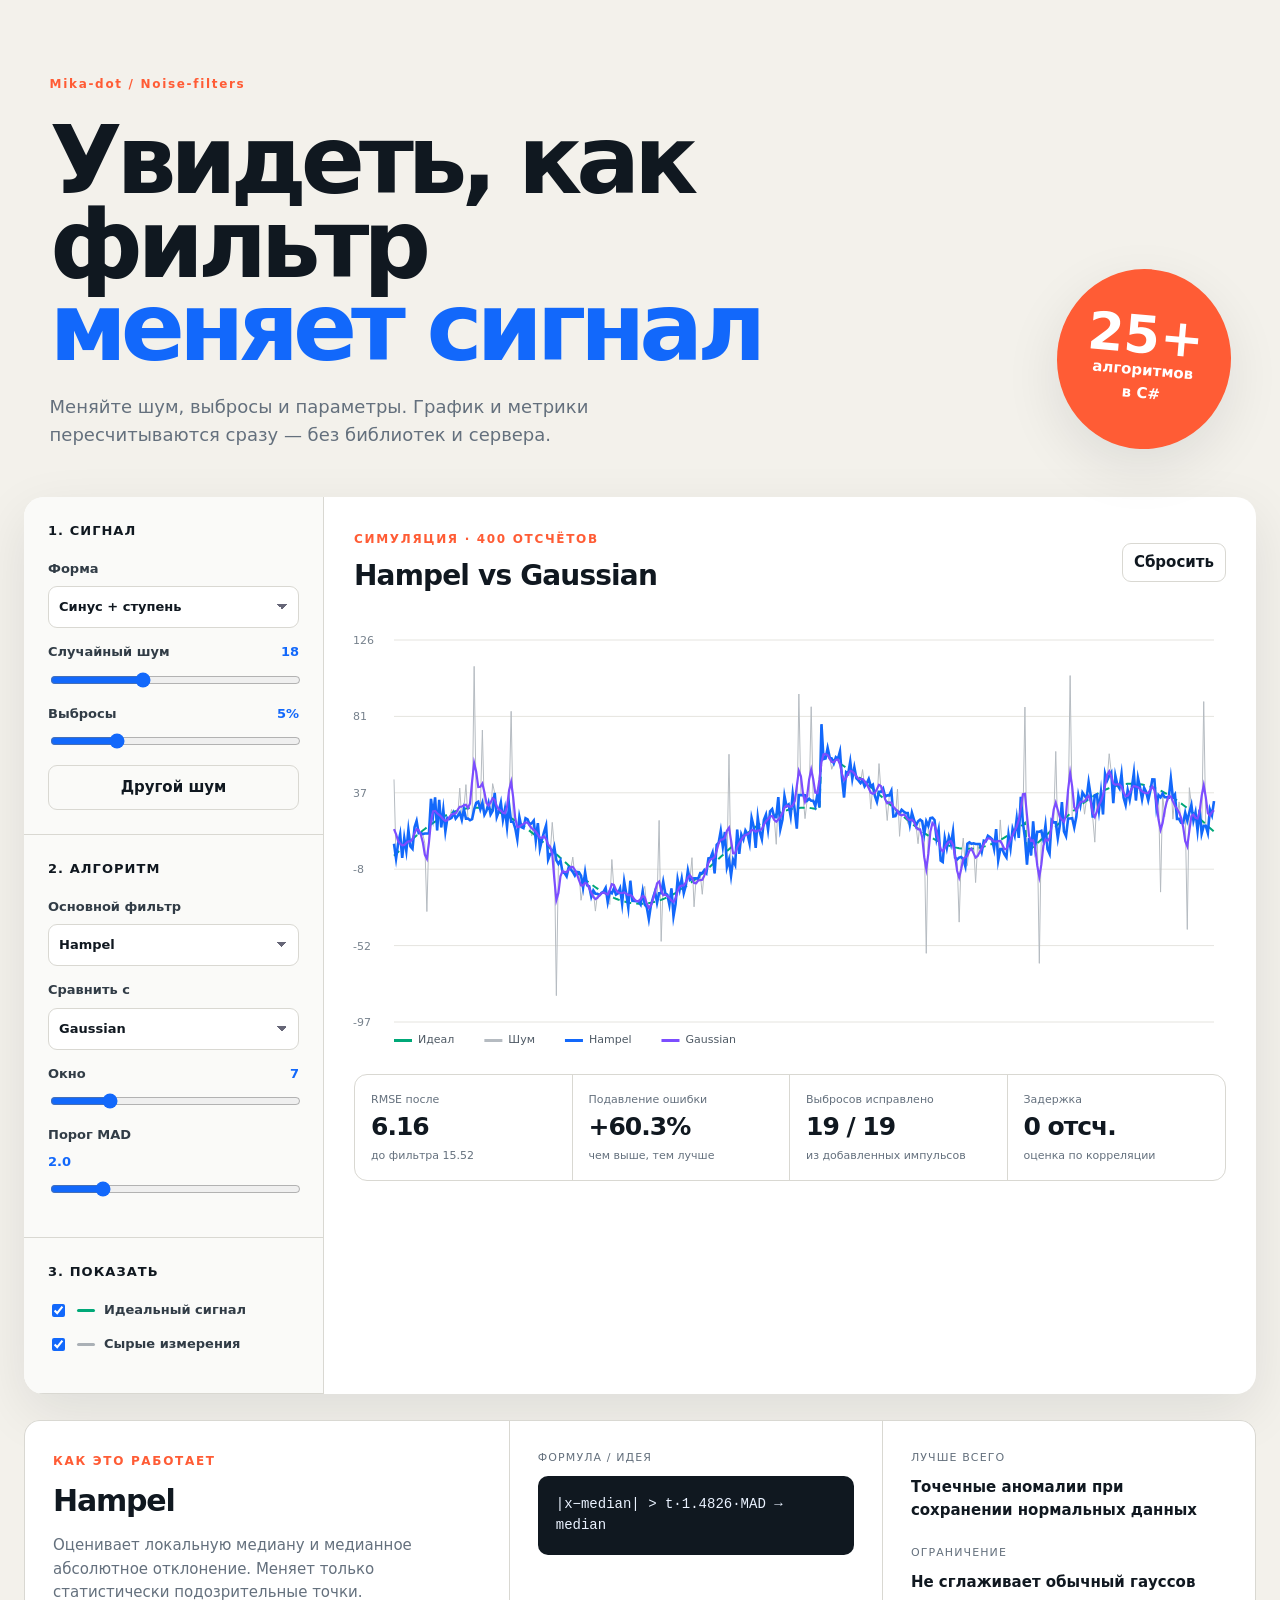
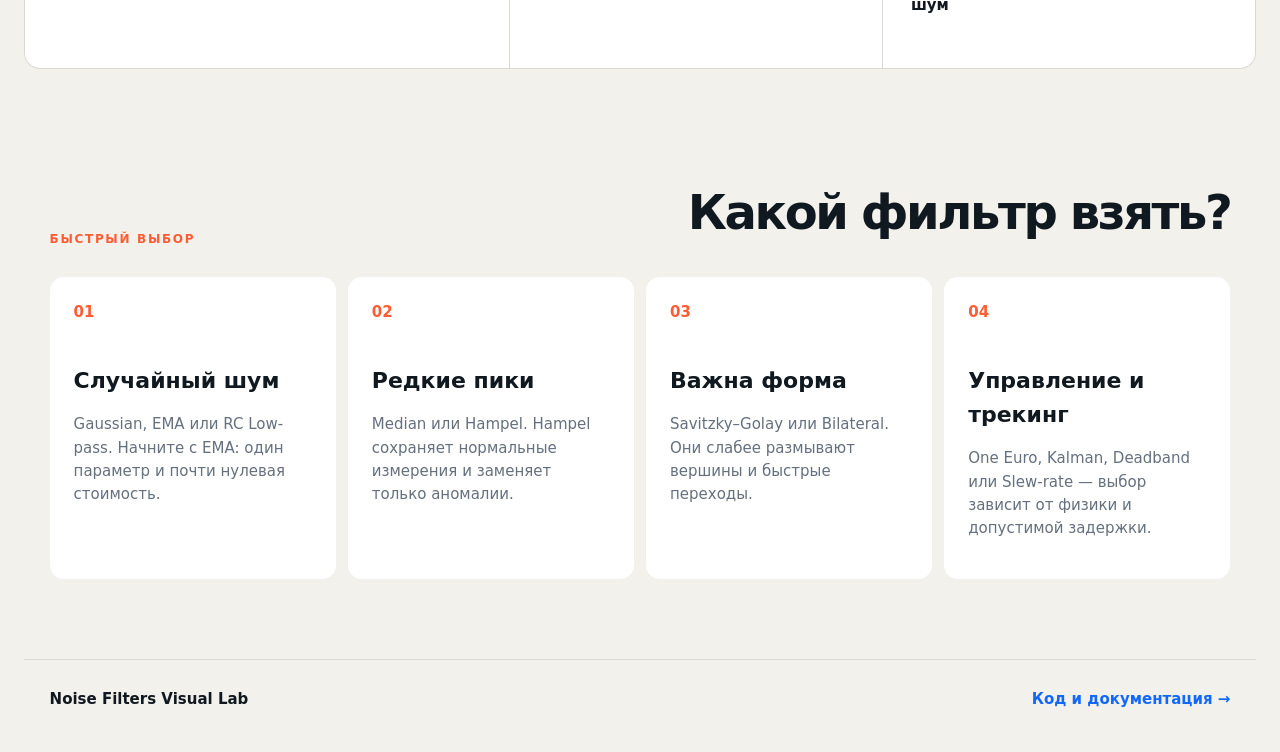
<file: docs/index.html>
<!doctype html>
<html lang="ru">
<head>
  <meta charset="utf-8">
  <meta name="viewport" content="width=device-width,initial-scale=1">
  <meta name="description" content="Интерактивная лаборатория одномерных фильтров шума">
  <title>Noise Filters — интерактивная лаборатория</title>
  <link rel="stylesheet" href="styles.css">
</head>
<body>
  <header class="hero">
    <div>
      <a class="eyebrow" href="https://github.com/Mika-dot/Noise-filters">Mika-dot / Noise-filters</a>
      <h1>Увидеть, как фильтр<br><span>меняет сигнал</span></h1>
      <p>Меняйте шум, выбросы и параметры. График и метрики пересчитываются сразу — без библиотек и сервера.</p>
    </div>
    <div class="hero-badge"><strong>25+</strong><span>алгоритмов<br>в C#</span></div>
  </header>

  <main>
    <section class="lab" aria-label="Лаборатория фильтров">
      <aside class="controls">
        <div class="control-group">
          <h2>1. Сигнал</h2>
          <label>Форма
            <select id="signal">
              <option value="mixed">Синус + ступень</option>
              <option value="sine">Синус</option>
              <option value="step">Ступень</option>
              <option value="ramp">Линейный тренд</option>
              <option value="pulse">Импульс</option>
              <option value="triangle">Треугольник</option>
            </select>
          </label>
          <label><span>Случайный шум <output id="noiseOut">18</output></span><input id="noise" type="range" min="0" max="50" value="18"></label>
          <label><span>Выбросы <output id="spikesOut">5%</output></span><input id="spikes" type="range" min="0" max="20" value="5"></label>
          <button id="seed" class="secondary">Другой шум</button>
        </div>

        <div class="control-group">
          <h2>2. Алгоритм</h2>
          <label>Основной фильтр<select id="filter"></select></label>
          <label>Сравнить с<select id="compare"><option value="none">Не сравнивать</option></select></label>
          <label id="windowLabel"><span>Окно <output id="windowOut">7</output></span><input id="window" type="range" min="3" max="21" step="2" value="7"></label>
          <label id="strengthLabel"><span id="strengthName">Коэффициент α</span> <output id="strengthOut">0.20</output><input id="strength" type="range" min="1" max="100" value="20"></label>
        </div>

        <div class="control-group compact">
          <h2>3. Показать</h2>
          <label class="check"><input id="showClean" type="checkbox" checked><span class="swatch clean"></span>Идеальный сигнал</label>
          <label class="check"><input id="showNoisy" type="checkbox" checked><span class="swatch noisy"></span>Сырые измерения</label>
        </div>
      </aside>

      <div class="workspace">
        <div class="chart-head">
          <div><span class="kicker">СИМУЛЯЦИЯ · 400 ОТСЧЁТОВ</span><h2 id="chartTitle">Сравнение сигнала</h2></div>
          <button id="reset" class="secondary small">Сбросить</button>
        </div>
        <div class="canvas-wrap"><canvas id="chart" aria-label="График исходного и фильтрованного сигнала"></canvas></div>
        <div class="metrics">
          <article><span>RMSE после</span><strong id="rmse">—</strong><small id="rmseDelta">ошибка к идеалу</small></article>
          <article><span>Подавление ошибки</span><strong id="reduction">—</strong><small>чем выше, тем лучше</small></article>
          <article><span>Выбросов исправлено</span><strong id="removed">—</strong><small>из добавленных импульсов</small></article>
          <article><span>Задержка</span><strong id="lag">—</strong><small>оценка по корреляции</small></article>
        </div>
      </div>
    </section>

    <section class="explanation">
      <div><span class="kicker">КАК ЭТО РАБОТАЕТ</span><h2 id="explainTitle">—</h2><p id="explainText">—</p></div>
      <div class="formula"><span>Формула / идея</span><code id="formula">—</code></div>
      <div class="advice"><span>Лучше всего</span><strong id="bestFor">—</strong><span>Ограничение</span><strong id="tradeoff">—</strong></div>
    </section>

    <section class="guide">
      <div class="section-title"><span class="kicker">БЫСТРЫЙ ВЫБОР</span><h2>Какой фильтр взять?</h2></div>
      <div class="guide-grid">
        <article><b>01</b><h3>Случайный шум</h3><p>Gaussian, EMA или RC Low-pass. Начните с EMA: один параметр и почти нулевая стоимость.</p></article>
        <article><b>02</b><h3>Редкие пики</h3><p>Median или Hampel. Hampel сохраняет нормальные измерения и заменяет только аномалии.</p></article>
        <article><b>03</b><h3>Важна форма</h3><p>Savitzky–Golay или Bilateral. Они слабее размывают вершины и быстрые переходы.</p></article>
        <article><b>04</b><h3>Управление и трекинг</h3><p>One Euro, Kalman, Deadband или Slew-rate — выбор зависит от физики и допустимой задержки.</p></article>
      </div>
    </section>
  </main>

  <footer><span>Noise Filters Visual Lab</span><a href="https://github.com/Mika-dot/Noise-filters/tree/feature/advanced-noise-filters">Код и документация →</a></footer>
  <script src="app.js"></script>
</body>
</html>
</file>
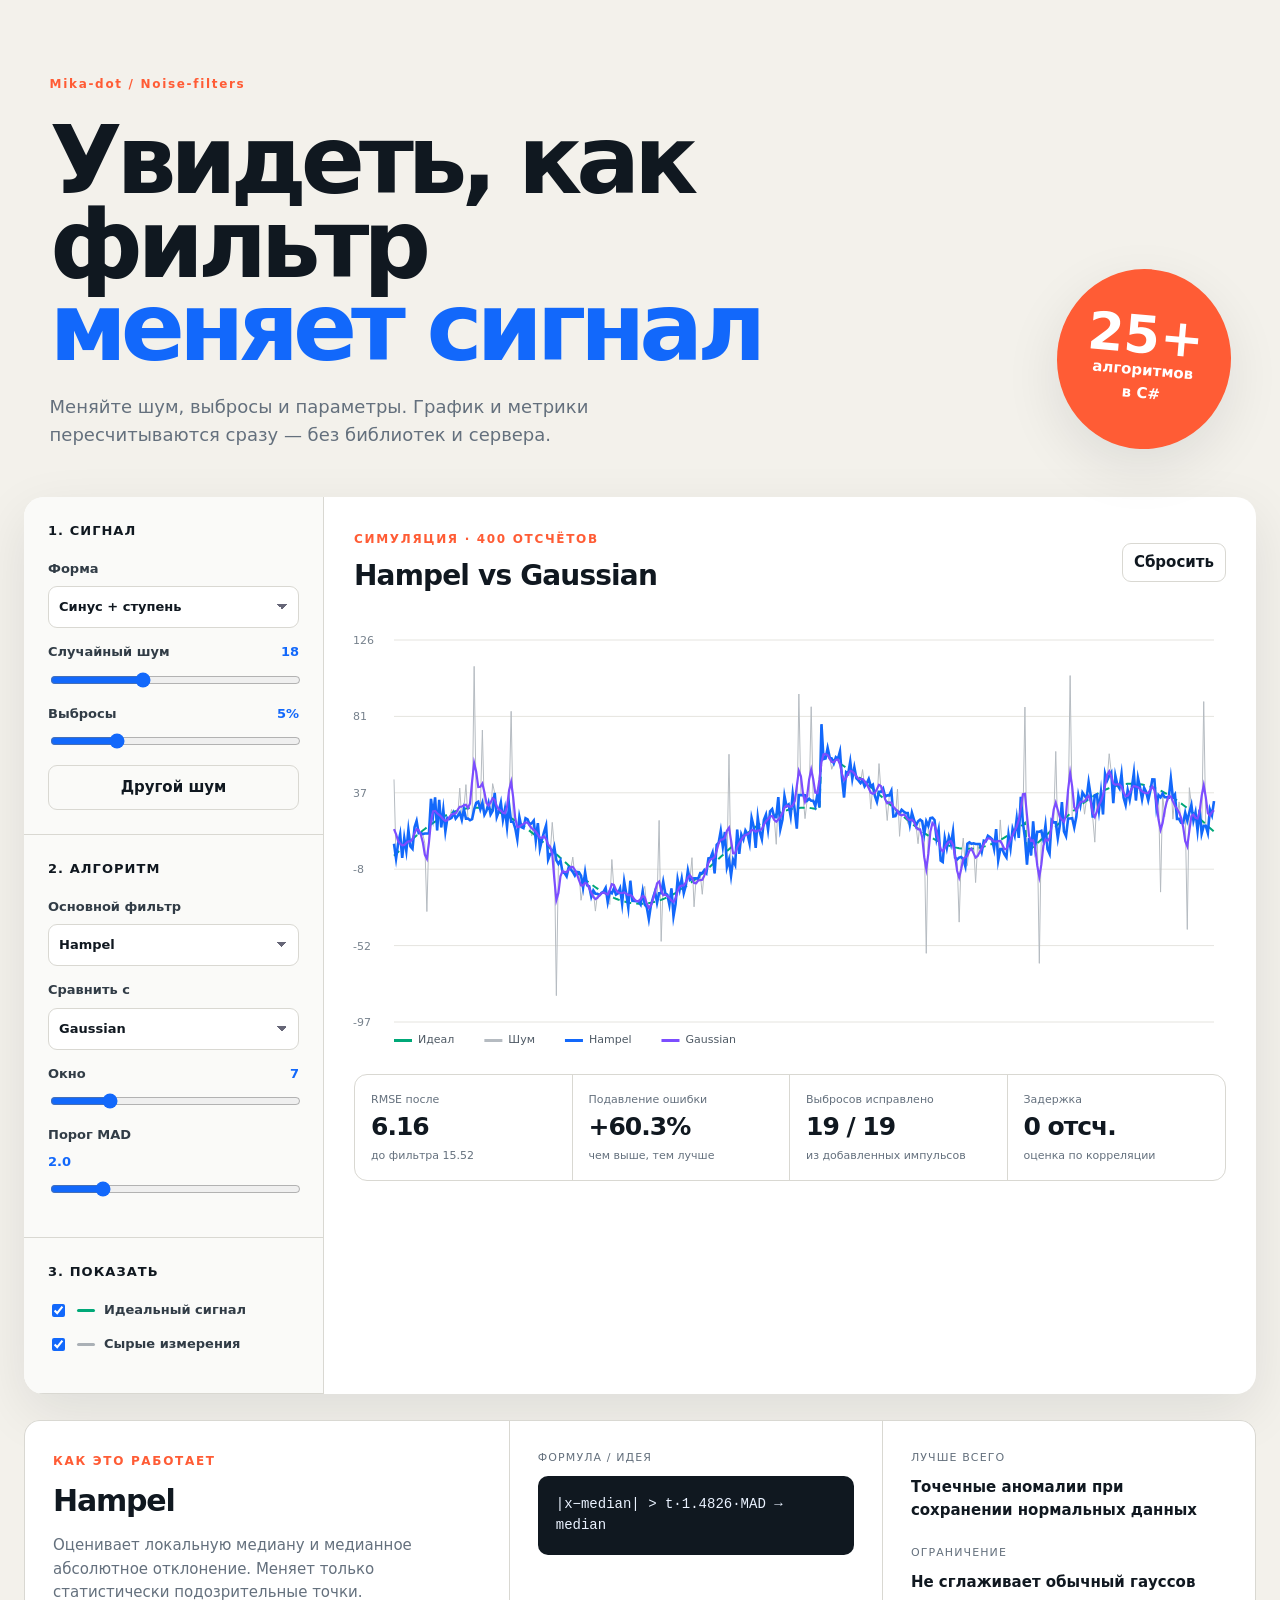
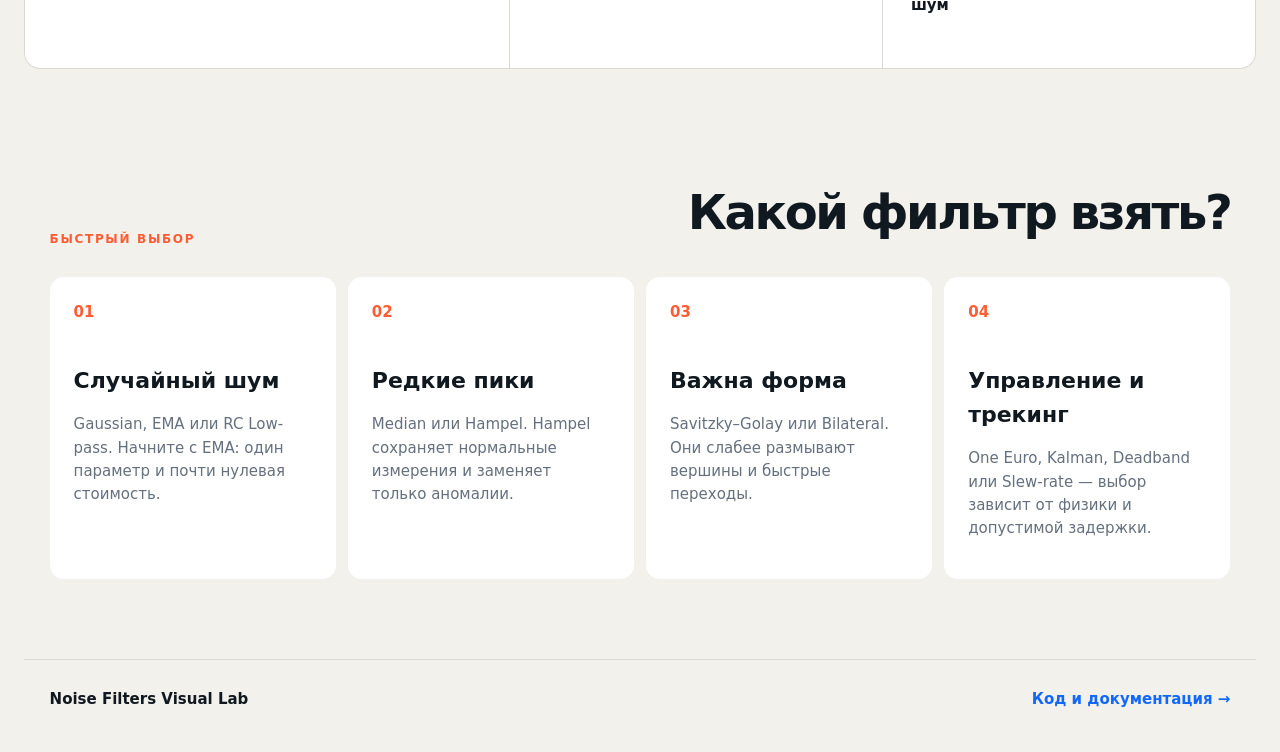
<file: docs/playground/index.html>
<!doctype html><html lang="ru"><head><meta charset="utf-8"><meta http-equiv="refresh" content="0; url=../"><title>Noise Filters Lab</title></head><body><p><a href="../">Открыть интерактивную лабораторию</a></p></body></html>
</file>
<file: docs/styles.css>
:root{--ink:#101820;--muted:#64707d;--paper:#f3f1eb;--panel:#fff;--line:#d9d8d2;--orange:#ff5c35;--blue:#1268fb;--green:#00a878;--purple:#7c4dff;--shadow:0 18px 55px rgba(16,24,32,.09)}
*{box-sizing:border-box}html{scroll-behavior:smooth}body{margin:0;background:var(--paper);color:var(--ink);font:15px/1.55 Inter,ui-sans-serif,system-ui,-apple-system,"Segoe UI",sans-serif}button,select,input{font:inherit}button,select{border:1px solid var(--line);background:#fff;color:var(--ink);border-radius:9px}button{cursor:pointer;font-weight:700;padding:10px 14px}button:hover{border-color:#9da5ad}.hero,main,footer{width:min(1440px,calc(100% - 48px));margin:auto}.hero{min-height:370px;padding:72px 2vw 48px;display:flex;justify-content:space-between;align-items:flex-end}.eyebrow,.kicker{color:var(--orange);font-size:12px;font-weight:850;letter-spacing:.14em;text-decoration:none}.hero h1{font-size:clamp(48px,7.4vw,108px);line-height:.88;letter-spacing:-.065em;margin:24px 0}.hero h1 span{color:var(--blue)}.hero p{max-width:650px;margin:0;color:var(--muted);font-size:18px}.hero-badge{width:180px;height:180px;border-radius:50%;background:var(--orange);color:#fff;display:grid;place-content:center;text-align:center;transform:rotate(5deg);box-shadow:var(--shadow)}.hero-badge strong{font-size:52px;line-height:.9}.hero-badge span{font-weight:750}.lab{display:grid;grid-template-columns:300px 1fr;background:var(--panel);border-radius:20px;box-shadow:var(--shadow);overflow:hidden;min-height:680px}.controls{border-right:1px solid var(--line);background:#fafaf8}.control-group{padding:24px;border-bottom:1px solid var(--line)}.control-group h2{font-size:13px;margin:0 0 18px;letter-spacing:.08em;text-transform:uppercase}.control-group label{display:grid;gap:7px;margin:14px 0;color:#313c46;font-size:13px;font-weight:700}.control-group label>span{display:flex;justify-content:space-between}.control-group output{color:var(--blue);font-variant-numeric:tabular-nums}select{width:100%;padding:10px 34px 10px 10px;appearance:none;background-image:linear-gradient(45deg,transparent 50%,#667 50%),linear-gradient(135deg,#667 50%,transparent 50%);background-position:calc(100% - 16px) 17px,calc(100% - 11px) 17px;background-size:5px 5px;background-repeat:no-repeat}input[type=range]{width:100%;accent-color:var(--blue)}.secondary{background:transparent;width:100%}.compact .check{display:flex;align-items:center;gap:9px;font-weight:600}.check input{accent-color:var(--blue)}.swatch{width:18px;height:3px;border-radius:3px}.swatch.clean{background:var(--green)}.swatch.noisy{background:#aab0b6}.workspace{min-width:0;padding:30px}.chart-head{display:flex;justify-content:space-between;align-items:center}.chart-head h2{margin:4px 0 0;font-size:28px;letter-spacing:-.03em}.small{width:auto;padding:7px 11px}.canvas-wrap{height:430px;margin:26px -4px 20px;position:relative}.canvas-wrap canvas{width:100%;height:100%;display:block}.metrics{display:grid;grid-template-columns:repeat(4,1fr);border:1px solid var(--line);border-radius:13px;overflow:hidden}.metrics article{padding:16px;border-right:1px solid var(--line)}.metrics article:last-child{border:0}.metrics span,.metrics small{display:block;color:var(--muted);font-size:11px}.metrics strong{display:block;font-size:25px;letter-spacing:-.04em;font-variant-numeric:tabular-nums}.explanation{margin:26px 0;display:grid;grid-template-columns:1.3fr 1fr 1fr;gap:1px;background:var(--line);border:1px solid var(--line);border-radius:16px;overflow:hidden}.explanation>div{background:#fff;padding:28px}.explanation h2{font-size:30px;margin:6px 0 10px;letter-spacing:-.04em}.explanation p{color:var(--muted);margin:0}.formula span,.advice span{display:block;color:var(--muted);font-size:11px;text-transform:uppercase;letter-spacing:.1em;margin-bottom:10px}.formula code{display:block;padding:18px;background:var(--ink);color:#eaf2ff;border-radius:10px;white-space:pre-wrap;font-size:14px}.advice strong{display:block;margin-bottom:22px}.guide{padding:80px 2vw}.section-title{display:flex;justify-content:space-between;align-items:end;margin-bottom:28px}.section-title h2{font-size:48px;margin:0;letter-spacing:-.05em}.guide-grid{display:grid;grid-template-columns:repeat(4,1fr);gap:12px}.guide article{background:#fff;padding:24px;border-radius:14px;min-height:230px}.guide article b{color:var(--orange)}.guide h3{font-size:22px;margin:40px 0 8px}.guide p{color:var(--muted)}footer{border-top:1px solid var(--line);padding:28px 2vw 40px;display:flex;justify-content:space-between;font-weight:700}footer a{color:var(--blue);text-decoration:none}@media(max-width:1000px){.hero-badge{display:none}.lab{grid-template-columns:1fr}.controls{display:grid;grid-template-columns:repeat(3,1fr);border-right:0;border-bottom:1px solid var(--line)}.control-group{border-bottom:0;border-right:1px solid var(--line)}.metrics{grid-template-columns:repeat(2,1fr)}.metrics article:nth-child(2){border-right:0}.metrics article:nth-child(-n+2){border-bottom:1px solid var(--line)}.explanation{grid-template-columns:1fr}.guide-grid{grid-template-columns:repeat(2,1fr)}}@media(max-width:680px){.hero,main,footer{width:min(100% - 24px,1440px)}.hero{min-height:300px;padding:45px 0 30px}.hero h1{font-size:50px}.hero p{font-size:15px}.controls{grid-template-columns:1fr}.control-group{border-right:0;border-bottom:1px solid var(--line)}.workspace{padding:18px}.canvas-wrap{height:330px}.metrics strong{font-size:20px}.explanation>div{padding:22px}.section-title{display:block}.section-title h2{font-size:38px}.guide{padding:55px 0}.guide-grid{grid-template-columns:1fr}.guide article{min-height:auto}.guide h3{margin-top:24px}footer{font-size:12px}}
</file>
